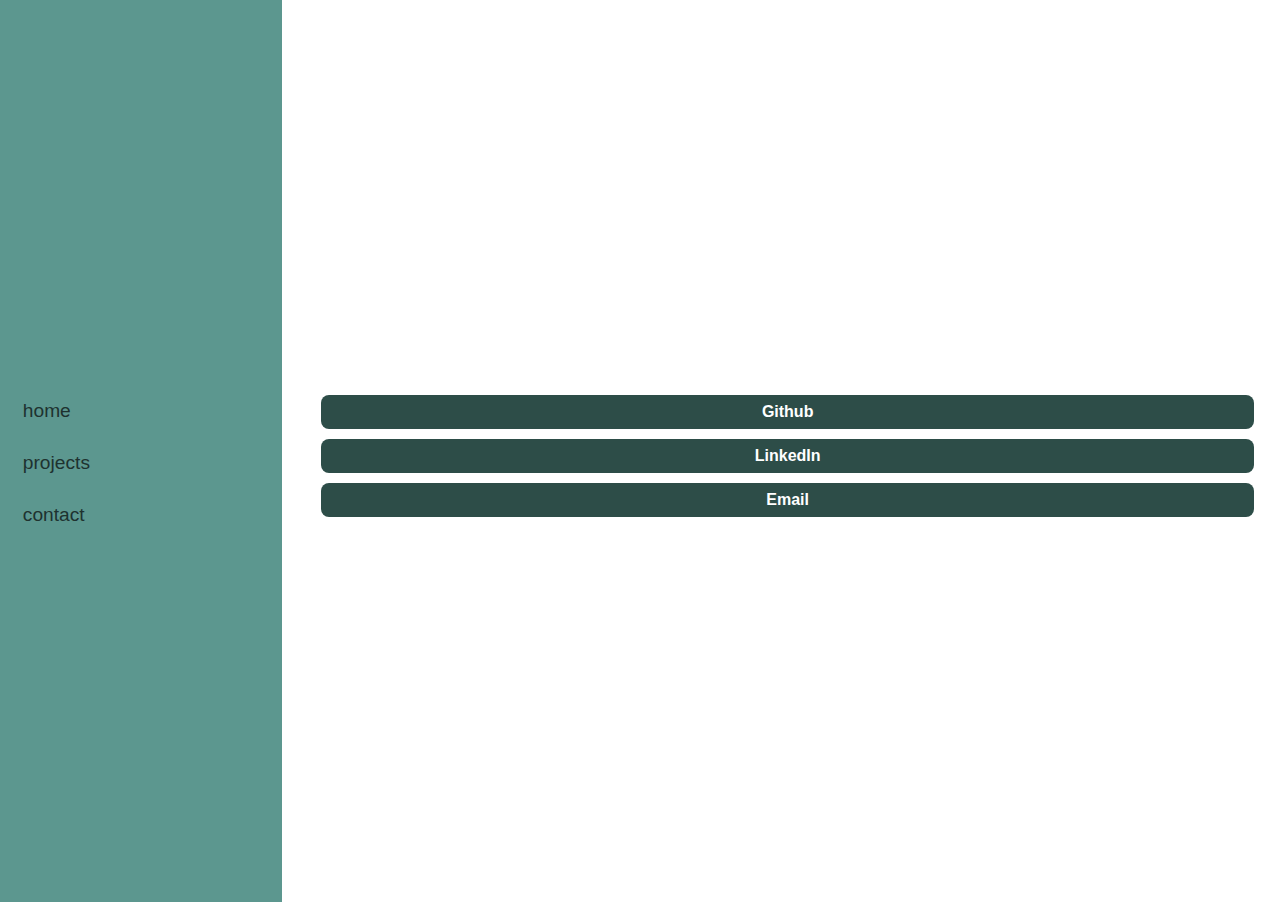
<file: contact.html>
<!DOCTYPE html>
<html lang="en">
<head>
  <meta charset="UTF-8">
  <meta name="viewport" content="width=device-width, initial-scale=1.0">
  <title>Sidebar Website</title>
  <!-- Link CSS file -->
  <link rel="stylesheet" href="style.css">
</head>
<body>
    <div class="sidebar">
    <a href="index.html">home</a>
    <a href="projects.html">projects</a>
    <a href="contact.html">contact</a>
  </div>
  <div class="content">

   <a href="https://github.com/Gesletten" target="_blank">Github</a>
   <a href="https://www.linkedin.com/in/gsletten/" target="_blank">LinkedIn</a>
   <a href="mailto:graces8@illinois.edu" target="_blank">Email</a>
   
  </div>

</body>
</file>
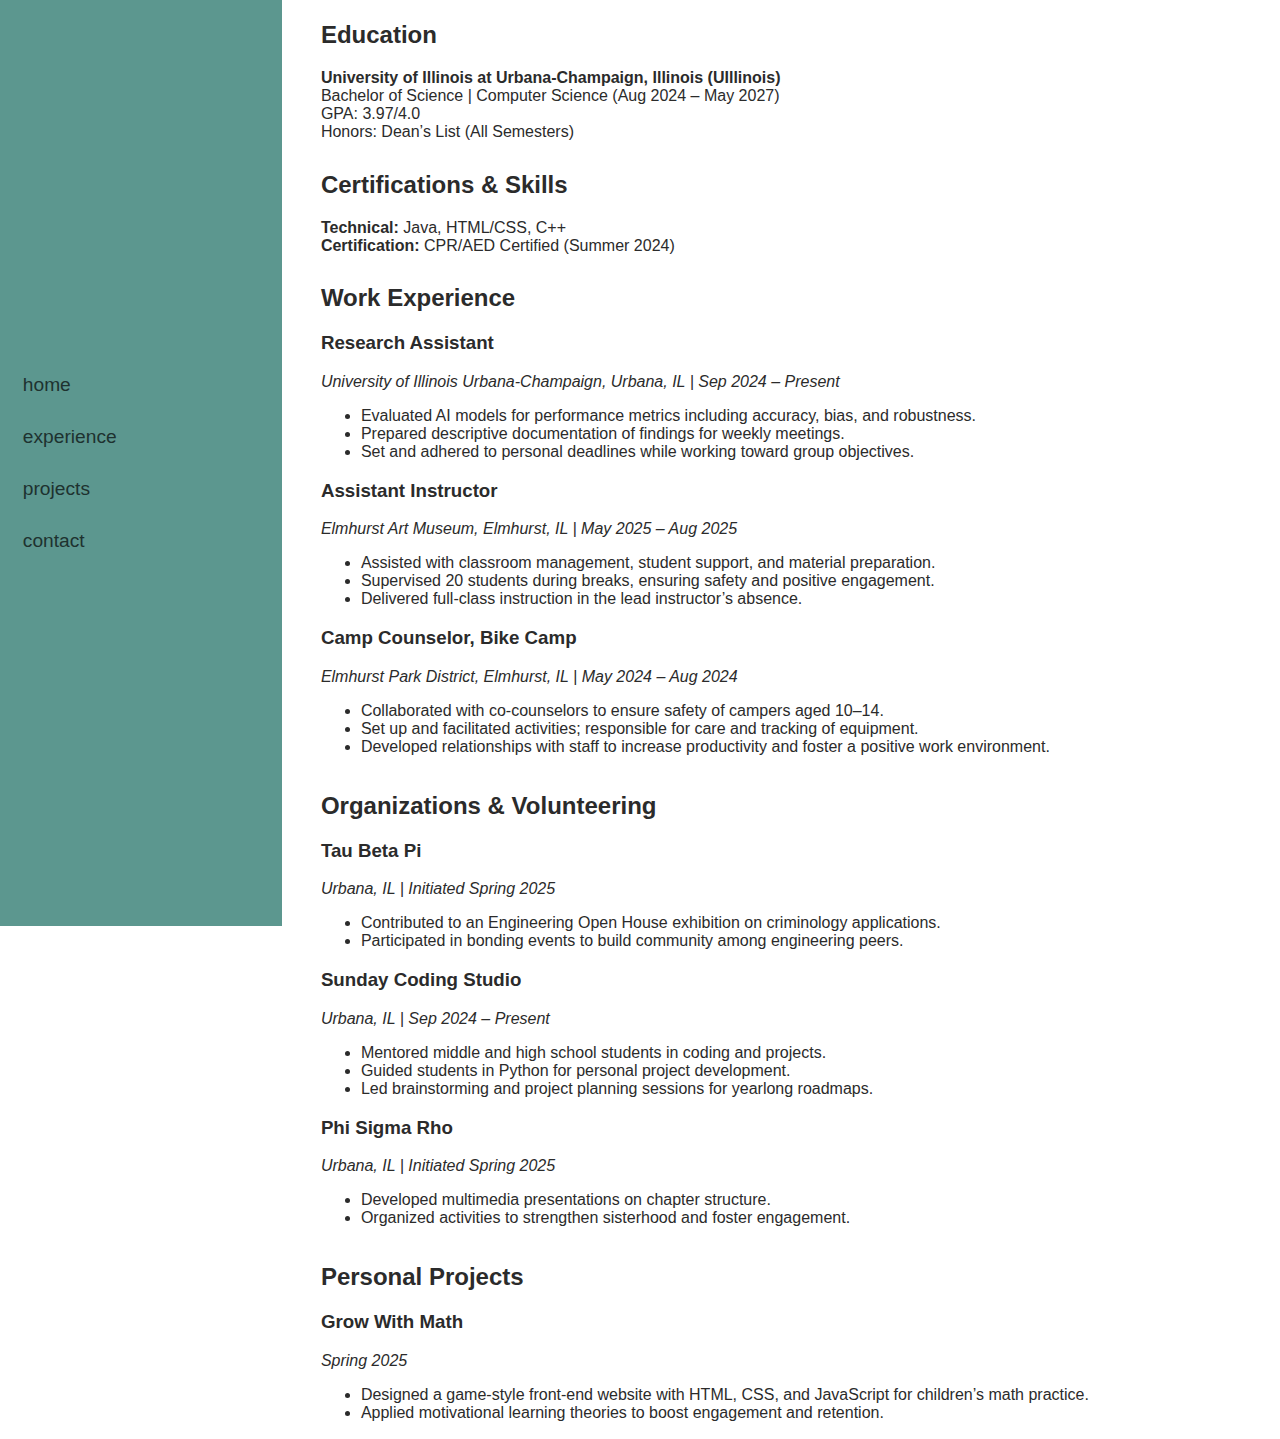
<file: experience.html>
<!DOCTYPE html>
<html lang="en">
<head>
  <meta charset="UTF-8">
  <meta name="viewport" content="width=device-width, initial-scale=1.0">
  <title>Sidebar Website</title>
  <!-- Link CSS file -->
  <link rel="stylesheet" href="style.css">
</head>
<body>
    <div class="sidebar">
    <a href="index.html">home</a>
    <a href="experience.html">experience</a>
    <a href="projects.html">projects</a>
    <a href="contact.html">contact</a>
  </div>
  <div class="content_e">
  <section>
      <h2>Education</h2>
      <p><strong>University of Illinois at Urbana-Champaign, Illinois (UIllinois)</strong><br>
      Bachelor of Science | Computer Science (Aug 2024 – May 2027)<br>
      GPA: 3.97/4.0<br>
      Honors: Dean’s List (All Semesters)</p>
    </section>

    <!-- Certifications and Skills -->
    <section>
      <h2>Certifications & Skills</h2>
      <p><strong>Technical:</strong> Java, HTML/CSS, C++<br>
      <strong>Certification:</strong> CPR/AED Certified (Summer 2024)</p>
    </section>

    <!-- Work Experience -->
    <section>
      <h2>Work Experience</h2>

      <div class="job">
        <h3>Research Assistant</h3>
        <p><em>University of Illinois Urbana-Champaign, Urbana, IL | Sep 2024 – Present</em></p>
        <ul>
          <li>Evaluated AI models for performance metrics including accuracy, bias, and robustness.</li>
          <li>Prepared descriptive documentation of findings for weekly meetings.</li>
          <li>Set and adhered to personal deadlines while working toward group objectives.</li>
        </ul>
      </div>

      <div class="job">
        <h3>Assistant Instructor</h3>
        <p><em>Elmhurst Art Museum, Elmhurst, IL | May 2025 – Aug 2025</em></p>
        <ul>
          <li>Assisted with classroom management, student support, and material preparation.</li>
          <li>Supervised 20 students during breaks, ensuring safety and positive engagement.</li>
          <li>Delivered full-class instruction in the lead instructor’s absence.</li>
        </ul>
      </div>

      <div class="job">
        <h3>Camp Counselor, Bike Camp</h3>
        <p><em>Elmhurst Park District, Elmhurst, IL | May 2024 – Aug 2024</em></p>
        <ul>
          <li>Collaborated with co-counselors to ensure safety of campers aged 10–14.</li>
          <li>Set up and facilitated activities; responsible for care and tracking of equipment.</li>
          <li>Developed relationships with staff to increase productivity and foster a positive work environment.</li>
        </ul>
      </div>
    </section>

    <!-- Organizations & Volunteering -->
    <section>
      <h2>Organizations & Volunteering</h2>

      <div class="org">
        <h3>Tau Beta Pi</h3>
        <p><em>Urbana, IL | Initiated Spring 2025</em></p>
        <ul>
          <li>Contributed to an Engineering Open House exhibition on criminology applications.</li>
          <li>Participated in bonding events to build community among engineering peers.</li>
        </ul>
      </div>

      <div class="org">
        <h3>Sunday Coding Studio</h3>
        <p><em>Urbana, IL | Sep 2024 – Present</em></p>
        <ul>
          <li>Mentored middle and high school students in coding and projects.</li>
          <li>Guided students in Python for personal project development.</li>
          <li>Led brainstorming and project planning sessions for yearlong roadmaps.</li>
        </ul>
      </div>

      <div class="org">
        <h3>Phi Sigma Rho</h3>
        <p><em>Urbana, IL | Initiated Spring 2025</em></p>
        <ul>
          <li>Developed multimedia presentations on chapter structure.</li>
          <li>Organized activities to strengthen sisterhood and foster engagement.</li>
        </ul>
      </div>
    </section>

    <!-- Personal Projects -->
    <section>
      <h2>Personal Projects</h2>
      <div class="project">
        <h3>Grow With Math</h3>
        <p><em>Spring 2025</em></p>
        <ul>
          <li>Designed a game-style front-end website with HTML, CSS, and JavaScript for children’s math practice.</li>
          <li>Applied motivational learning theories to boost engagement and retention.</li>
        </ul>
      </div>
    </section>
  </div>
  </div>
</body>
</html>
</file>
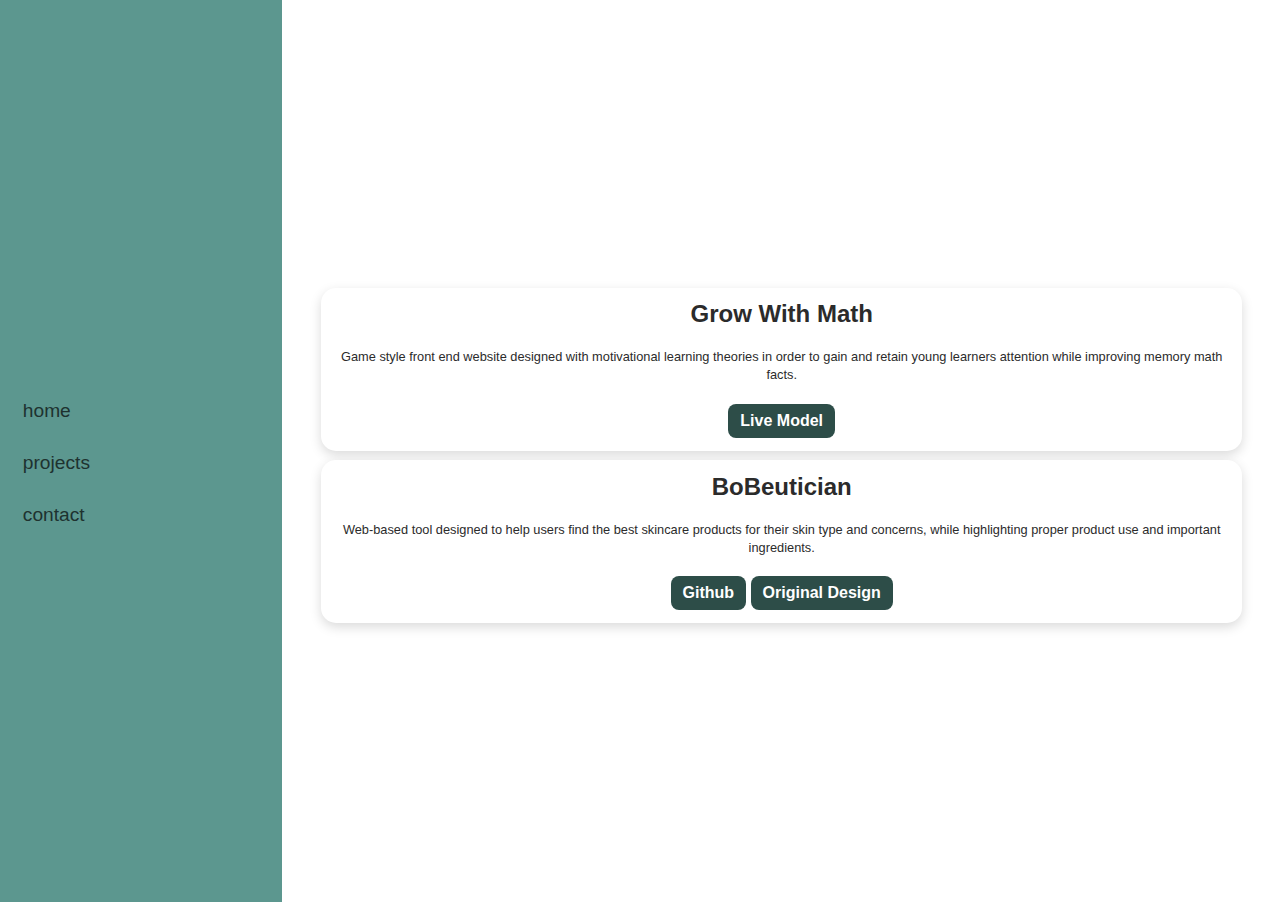
<file: projects.html>
<!DOCTYPE html>
<html lang="en">
<head>
  <meta charset="UTF-8">
  <meta name="viewport" content="width=device-width, initial-scale=1.0">
  <title>Projects</title>
  <link rel="stylesheet" href="style.css">
</head>
<body>
  <div class="sidebar">
    <a href="index.html">home</a>
    <a href="projects.html">projects</a>
    <a href="contact.html">contact</a>
  </div>

  <div class="content">

    <div class="project-card">
      <h2>Grow With Math</h2>
      <p>Game style front end website designed with motivational learning theories in order to gain and retain young learners attention while improving memory math facts. </p>
      <a href="./grow_with_math/main.html" target="_blank">Live Model</a>
    </div>
    <div class="project-card">
      <h2>BoBeutician</h2>
      <p>Web-based tool designed to help users find the best skincare products for their skin type and concerns, while highlighting proper product use and important ingredients. </p>
      <a href="https://github.com/Gesletten/bobeutician" target="_blank">Github</a>
      <a href="https://www.figma.com/design/sUDfuyxlwGt882lolQIlll/BoBeutician?node-id=0-1&p=f&t=dQJDRDb4Sm3DOCFa-0" target="_blank">Original Design</a>
    </div>
  </div>
</body>
</html>
</file>
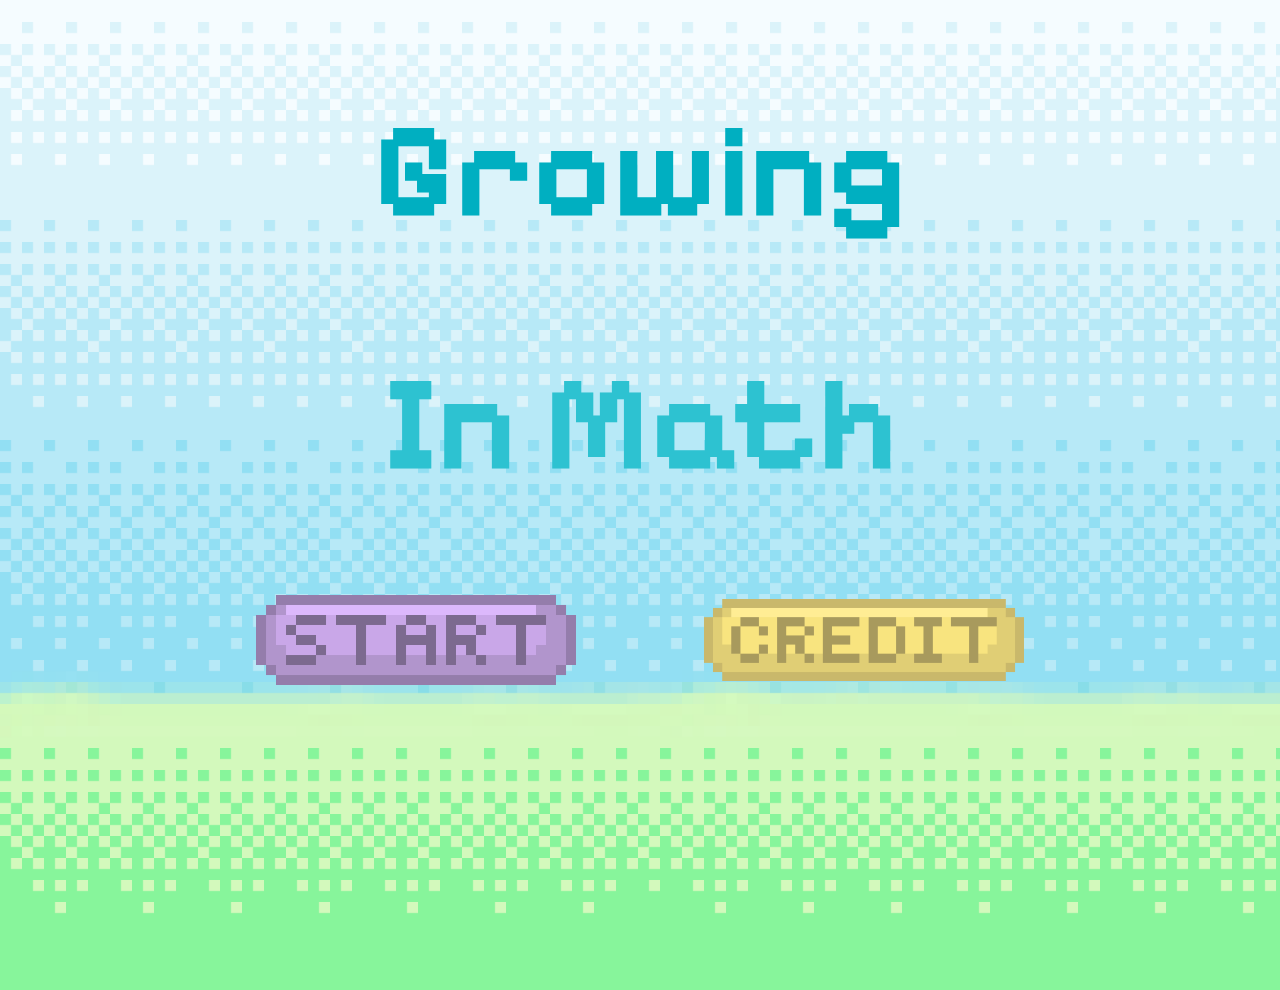
<file: grow_with_math/main.html>
<!DOCTYPE html>
<html lang="en">
<head>
    <meta charset="UTF-8">
    <meta name="viewport" content="width=device-width, initial-scale=1.0">
    <title>Your Page Title</title>
    <link rel="stylesheet" href="main-styles.css">
</head>
<body>
    <div class = main>
        <h1 id="grow">Growing</h1>
        <h1 id="with-math">In Math</h1>

        <div class="button-container">
            <button class="image-button" id="start_button">
                <img src=".\images\button\start_button.png" alt="start_button" onclick="window.location.href='start.html'">
            </button>
            <button class="image-button" id="credit_button">
                <img src=".\images\button\credit_button.png" alt="credit_button">
            </button>
        </div>
    </div>

</body>
</html>
</file>
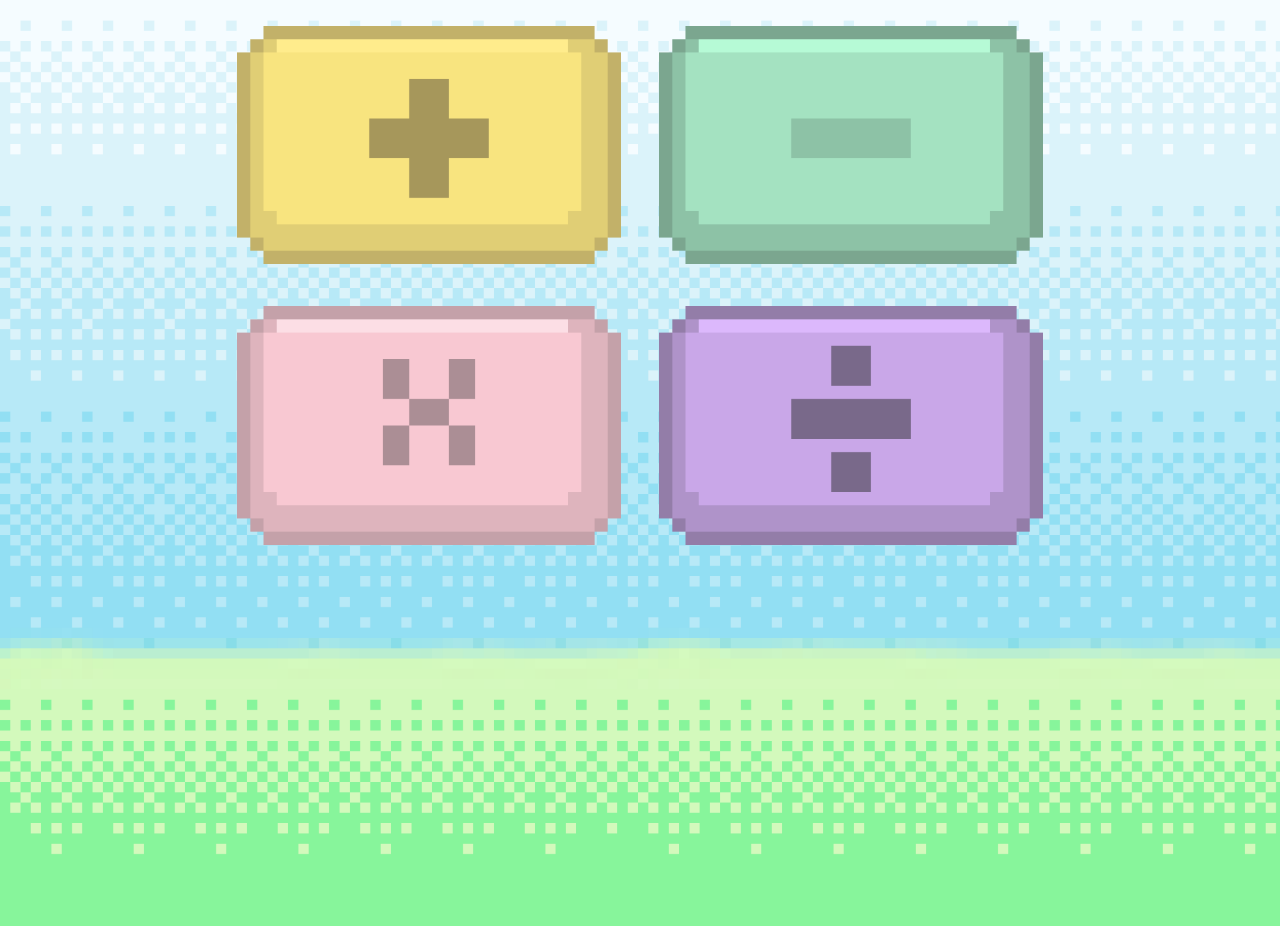
<file: grow_with_math/start.html>
<!DOCTYPE html>
<html lang="en">
<head>
    <meta charset="UTF-8">
    <meta name="viewport" content="width=device-width, initial-scale=1.0">
    <title>Your Page Title</title>
    <link rel="stylesheet" href="start-styles.css">
</head>
<body>
    <div class="grid-container">
        <a href=".\math_\addition.html" class="grid-item">
            <img src=".\images\button\addition_button.png"  alt="addition-button">
        </a>
        <a href=".\math_\subtraction.html" class="grid-item">
            <img src=".\images\button\subtraction_button.png" alt="subtraction-button">
        </a>
        <a href=".\math_\multiplication.html" class="grid-item">
            <img src=".\images\button\multiplication_button.png" alt="multiplication-button">
        </a>
        <a href=".\math_\division.html" class="grid-item">
            <img src=".\images\button\division_button.png" alt="division-button">
        </a>
    </div>

</body>
</html>
</file>
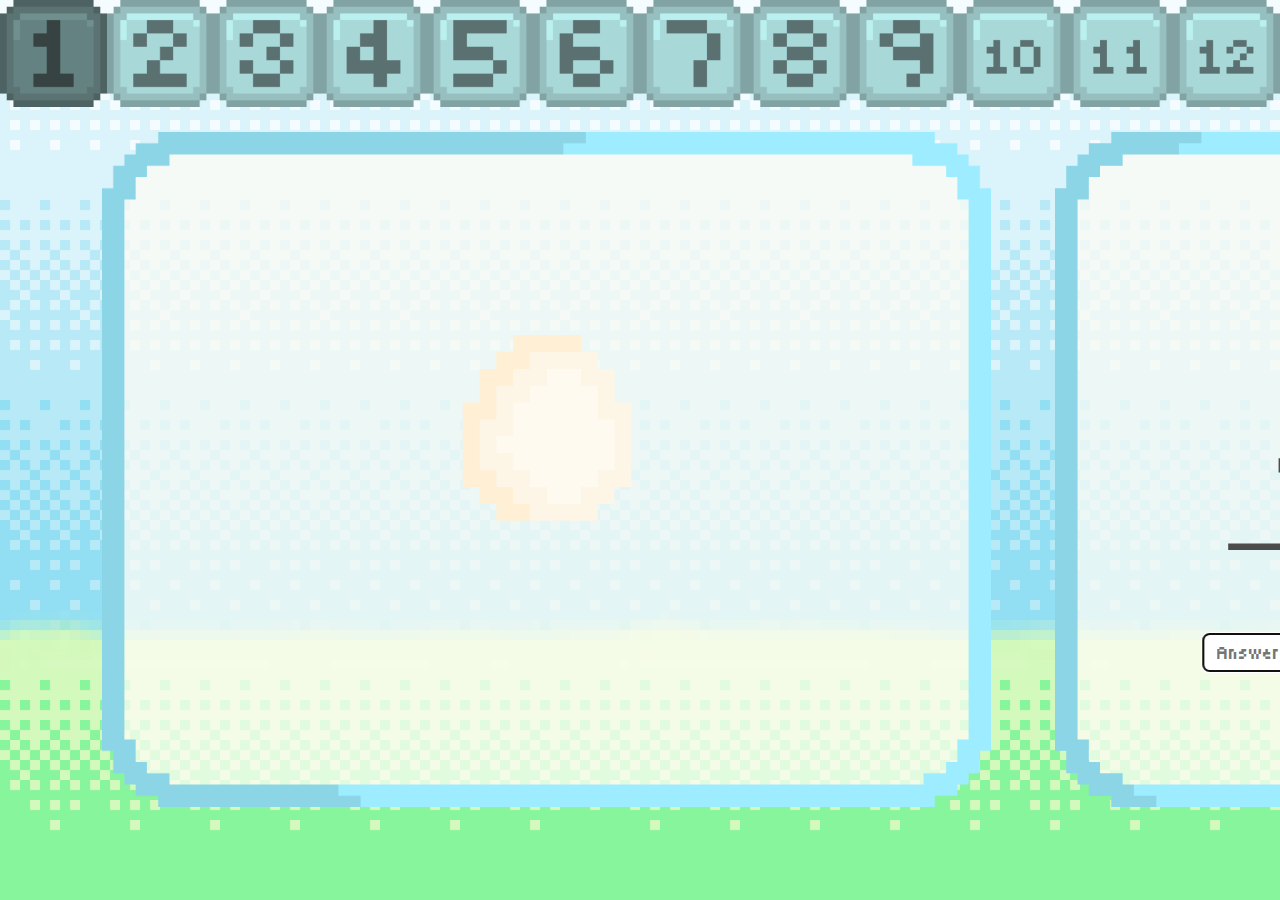
<file: grow_with_math/math_/addition.html>
<!DOCTYPE html>
<html lang="en">
<head>
    <meta charset="UTF-8">
    <meta name="viewport" content="width=device-width, initial-scale=1.0">
    <title>Your Page Title</title>
    <link rel="stylesheet" href="math-styles.css">
</head>

<body>
    <div class="image-container">
        <img src="../images/numbers/one_up_button.png" class="toggle-image darken" alt="Button One" data-id="1">
        <img src="../images/numbers/two_up_button.png" class="toggle-image" alt="Button Two" data-id="2">
        <img src="../images/numbers/three_up_button.png" class="toggle-image" alt="Button Three" data-id="3">
        <img src="../images/numbers/four_up_button.png" class="toggle-image" alt="Button Four" data-id="4">
        <img src="../images/numbers/five_up_button.png" class="toggle-image" alt="Button Five" data-id="5">
        <img src="../images/numbers/six_up_button.png" class="toggle-image" alt="Button Six" data-id="6">
        <img src="../images/numbers/seven_up_button.png" class="toggle-image" alt="Button Seven" data-id="7">
        <img src="../images/numbers/eight_up_button.png" class="toggle-image" alt="Button Eight" data-id="8">
        <img src="../images/numbers/nine_up_button.png" class="toggle-image" alt="Button Nine" data-id="9">
        <img src="../images/numbers/ten_up_button.png" class="toggle-image" alt="Button Ten" data-id="10">
        <img src="../images/numbers/eleven_up_button.png" class="toggle-image" alt="Button Eleven" data-id="11">
        <img src="../images/numbers/twelve_up_button.png" class="toggle-image" alt="Button Twelve" data-id="12">
    </div>
    <div class="borders">
        <div class="frame_background">
            <img src="../images/frames/big_frame.png" class="frame-image" alt="big_frame">
            <div id="evolution-stage">
                <img id="evolution-img" src="../images/sprites/base.gif" alt="evolution stage">
            </div>
        </div>
        <div class="frame_background">
            <img src="../images/frames/small_frame.png" class="frame-image" alt="small_frame">
            <div id="math-problem" class="math-text"></div>
            <input id="answer-box" type="number" placeholder="Answer" autocomplete="off" />
            <div id="feedback"></div>
        </div>
    </div>

    <ul id="clicked-list">
        <!-- List of clicked images will appear here -->
    </ul>
    <div id="scoreboard">
        <span id="score">Score: 0</span>
    </div>
    
    <script src="./addition-script.js"></script>
</body>
</html>
</file>
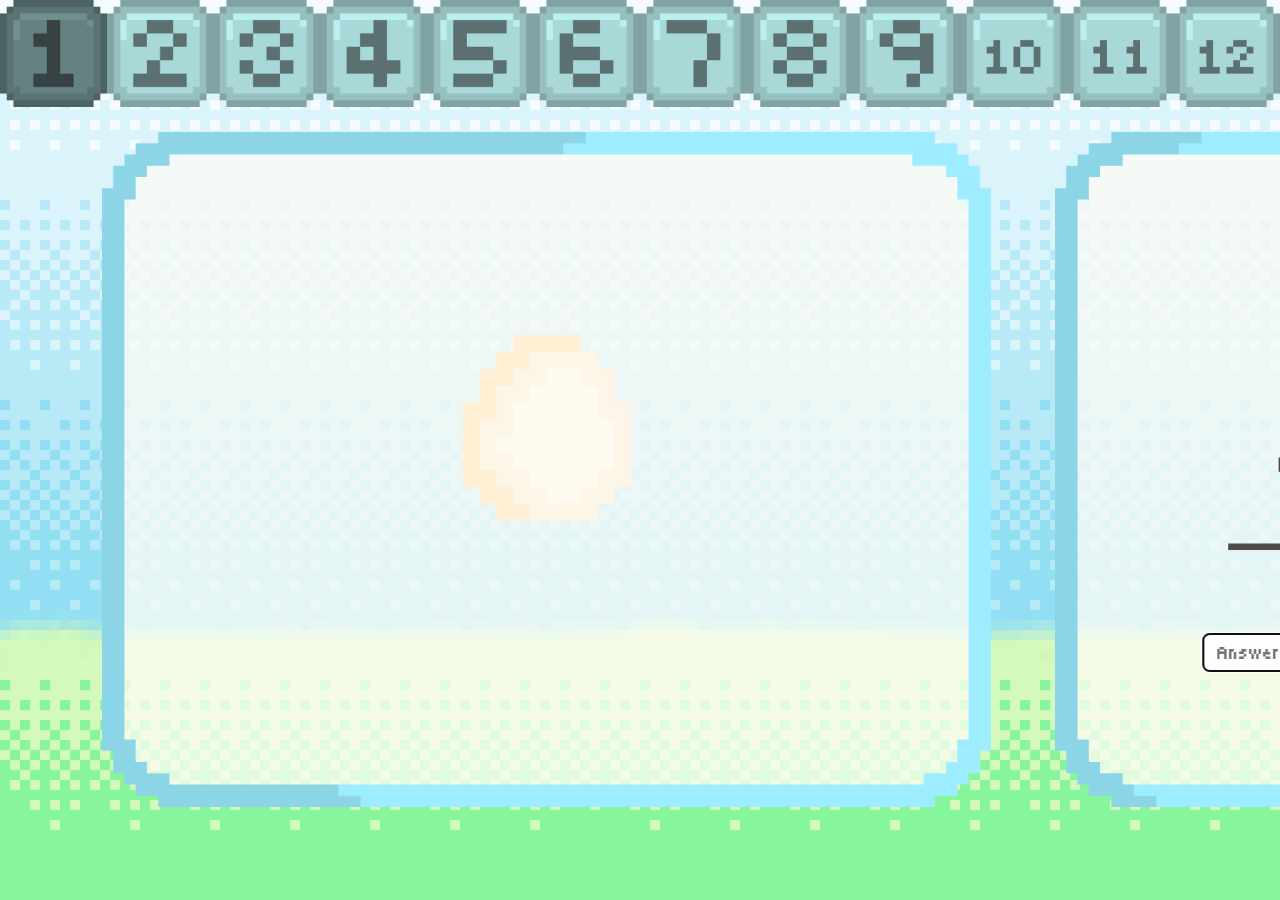
<file: grow_with_math/math_/division.html>
<!DOCTYPE html>
<html lang="en">
<head>
    <meta charset="UTF-8">
    <meta name="viewport" content="width=device-width, initial-scale=1.0">
    <title>Your Page Title</title>
    <link rel="stylesheet" href="math-styles.css">
</head>

<body>
    <div class="image-container">
        <img src="../images/numbers/one_up_button.png" class="toggle-image darken" alt="Button One" data-id="1">
        <img src="../images/numbers/two_up_button.png" class="toggle-image" alt="Button Two" data-id="2">
        <img src="../images/numbers/three_up_button.png" class="toggle-image" alt="Button Three" data-id="3">
        <img src="../images/numbers/four_up_button.png" class="toggle-image" alt="Button Four" data-id="4">
        <img src="../images/numbers/five_up_button.png" class="toggle-image" alt="Button Five" data-id="5">
        <img src="../images/numbers/six_up_button.png" class="toggle-image" alt="Button Six" data-id="6">
        <img src="../images/numbers/seven_up_button.png" class="toggle-image" alt="Button Seven" data-id="7">
        <img src="../images/numbers/eight_up_button.png" class="toggle-image" alt="Button Eight" data-id="8">
        <img src="../images/numbers/nine_up_button.png" class="toggle-image" alt="Button Nine" data-id="9">
        <img src="../images/numbers/ten_up_button.png" class="toggle-image" alt="Button Ten" data-id="10">
        <img src="../images/numbers/eleven_up_button.png" class="toggle-image" alt="Button Eleven" data-id="11">
        <img src="../images/numbers/twelve_up_button.png" class="toggle-image" alt="Button Twelve" data-id="12">
    </div>
    <div class="borders">
        <div class="frame_background">
            <img src="../images/frames/big_frame.png" class="frame-image" alt="big_frame">
            <div id="evolution-stage">
                <img id="evolution-img" src="../images/sprites/base.gif" alt="evolution stage">
            </div>
        </div>
        <div class="frame_background">
            <img src="../images/frames/small_frame.png" class="frame-image" alt="small_frame">
            <div id="math-problem" class="math-text"></div>
            <input id="answer-box" type="number" placeholder="Answer" autocomplete="off" />
            <div id="feedback"></div>
        </div>
    </div>

    <ul id="clicked-list">
        <!-- List of clicked images will appear here -->
    </ul>
    <div id="scoreboard">
        <span id="score">Score: 0</span>
    </div>
    
    <script src="./division-script.js"></script>
</body>
</html>
</file>
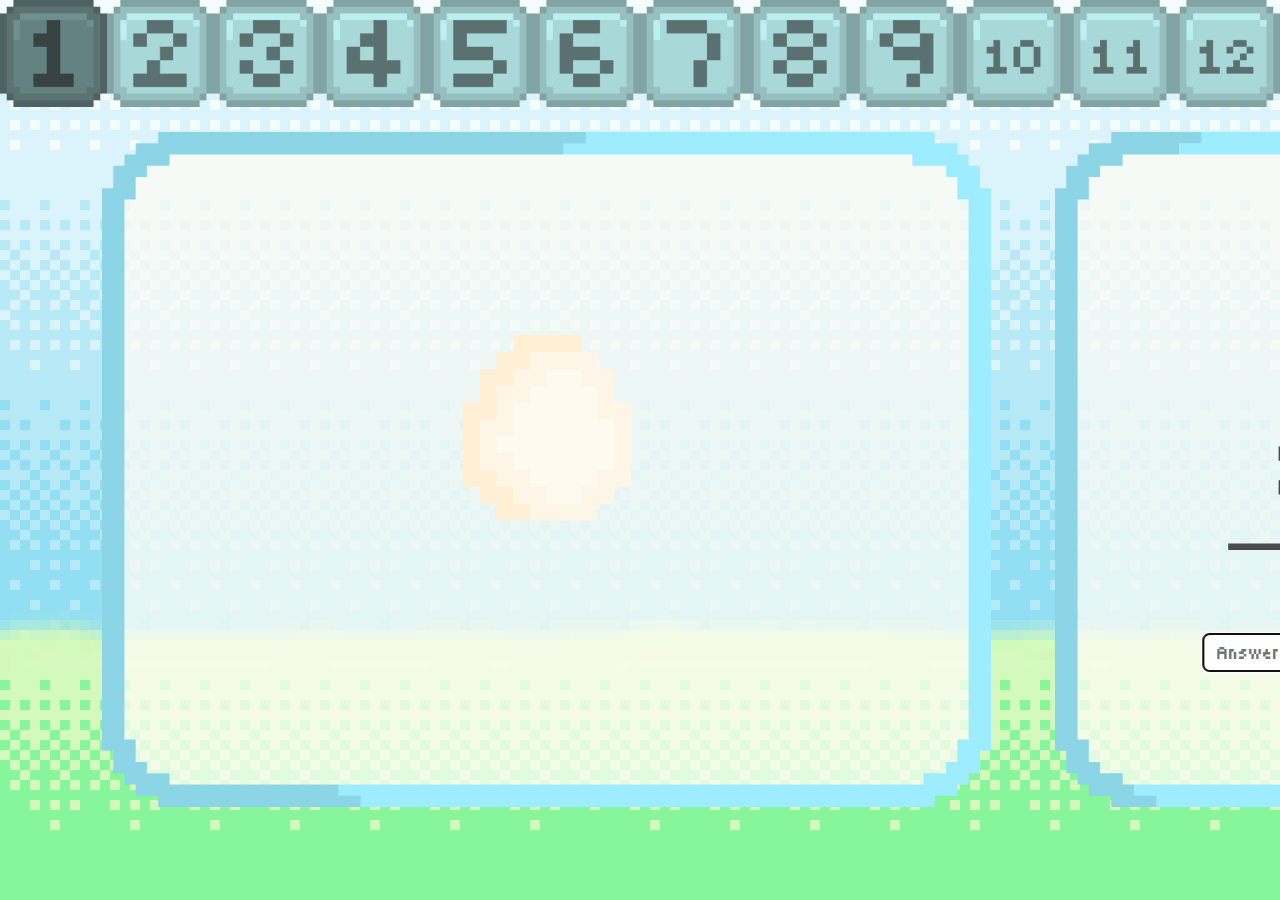
<file: grow_with_math/math_/multiplication.html>
<!DOCTYPE html>
<html lang="en">
<head>
    <meta charset="UTF-8">
    <meta name="viewport" content="width=device-width, initial-scale=1.0">
    <title>Your Page Title</title>
    <link rel="stylesheet" href="math-styles.css">
</head>

<body>
    <div class="image-container">
        <img src="../images/numbers/one_up_button.png" class="toggle-image darken" alt="Button One" data-id="1">
        <img src="../images/numbers/two_up_button.png" class="toggle-image" alt="Button Two" data-id="2">
        <img src="../images/numbers/three_up_button.png" class="toggle-image" alt="Button Three" data-id="3">
        <img src="../images/numbers/four_up_button.png" class="toggle-image" alt="Button Four" data-id="4">
        <img src="../images/numbers/five_up_button.png" class="toggle-image" alt="Button Five" data-id="5">
        <img src="../images/numbers/six_up_button.png" class="toggle-image" alt="Button Six" data-id="6">
        <img src="../images/numbers/seven_up_button.png" class="toggle-image" alt="Button Seven" data-id="7">
        <img src="../images/numbers/eight_up_button.png" class="toggle-image" alt="Button Eight" data-id="8">
        <img src="../images/numbers/nine_up_button.png" class="toggle-image" alt="Button Nine" data-id="9">
        <img src="../images/numbers/ten_up_button.png" class="toggle-image" alt="Button Ten" data-id="10">
        <img src="../images/numbers/eleven_up_button.png" class="toggle-image" alt="Button Eleven" data-id="11">
        <img src="../images/numbers/twelve_up_button.png" class="toggle-image" alt="Button Twelve" data-id="12">
    </div>
    <div class="borders">
        <div class="frame_background">
            <img src="../images/frames/big_frame.png" class="frame-image" alt="big_frame">
            <div id="evolution-stage">
                <img id="evolution-img" src="../images/sprites/base.gif" alt="evolution stage">
            </div>
        </div>
        <div class="frame_background">
            <img src="../images/frames/small_frame.png" class="frame-image" alt="small_frame">
            <div id="math-problem" class="math-text"></div>
            <input id="answer-box" type="number" placeholder="Answer" autocomplete="off" />
            <div id="feedback"></div>
        </div>
    </div>

    <ul id="clicked-list">
        <!-- List of clicked images will appear here -->
    </ul>
    <div id="scoreboard">
        <span id="score">Score: 0</span>
    </div>
    
    <script src="./multiplication-script.js"></script>
</body>
</html>
</file>
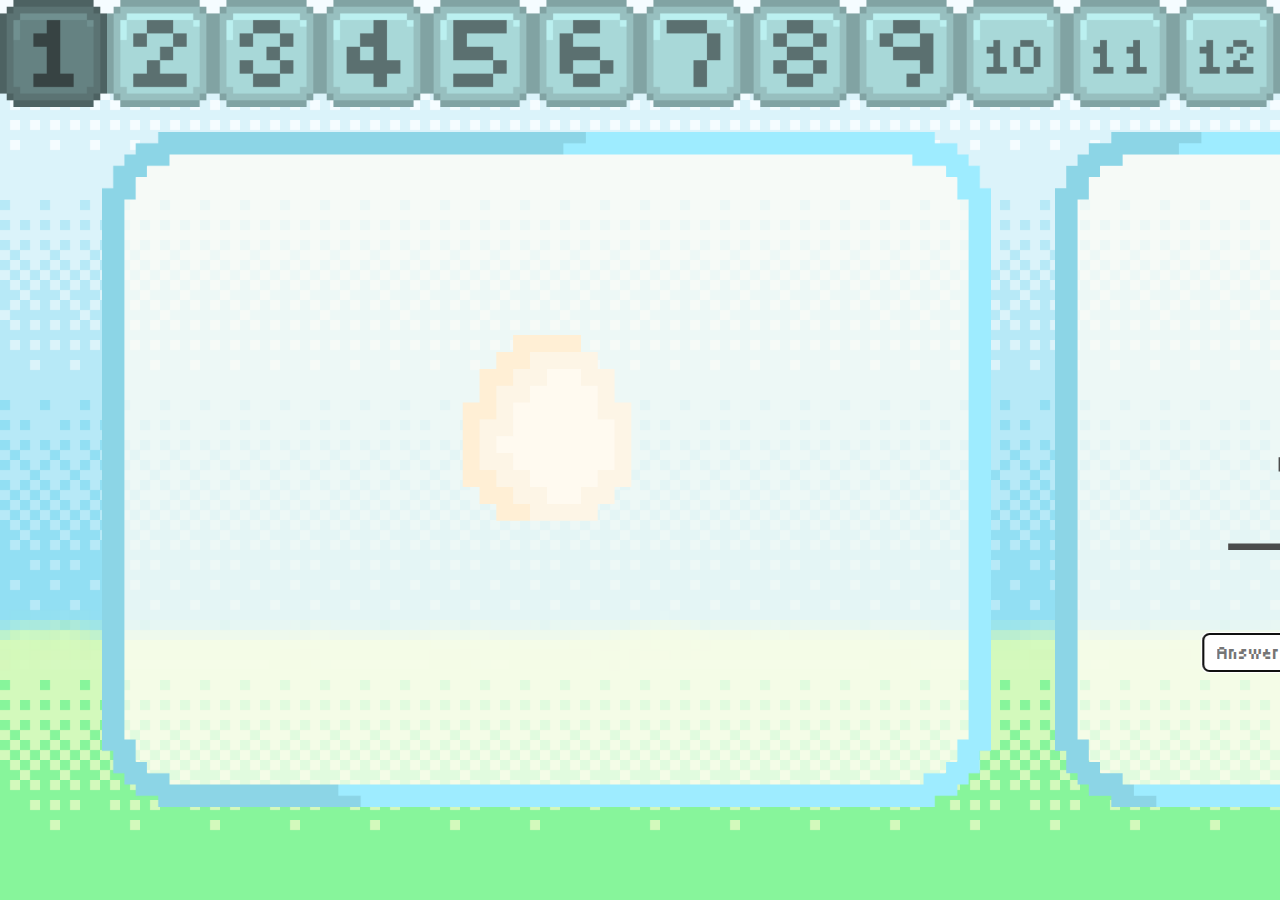
<file: grow_with_math/math_/subtraction.html>
<!DOCTYPE html>
<html lang="en">
<head>
    <meta charset="UTF-8">
    <meta name="viewport" content="width=device-width, initial-scale=1.0">
    <title>Your Page Title</title>
    <link rel="stylesheet" href="math-styles.css">
</head>

<body>
    <div class="image-container">
        <img src="../images/numbers/one_up_button.png" class="toggle-image darken" alt="Button One" data-id="1">
        <img src="../images/numbers/two_up_button.png" class="toggle-image" alt="Button Two" data-id="2">
        <img src="../images/numbers/three_up_button.png" class="toggle-image" alt="Button Three" data-id="3">
        <img src="../images/numbers/four_up_button.png" class="toggle-image" alt="Button Four" data-id="4">
        <img src="../images/numbers/five_up_button.png" class="toggle-image" alt="Button Five" data-id="5">
        <img src="../images/numbers/six_up_button.png" class="toggle-image" alt="Button Six" data-id="6">
        <img src="../images/numbers/seven_up_button.png" class="toggle-image" alt="Button Seven" data-id="7">
        <img src="../images/numbers/eight_up_button.png" class="toggle-image" alt="Button Eight" data-id="8">
        <img src="../images/numbers/nine_up_button.png" class="toggle-image" alt="Button Nine" data-id="9">
        <img src="../images/numbers/ten_up_button.png" class="toggle-image" alt="Button Ten" data-id="10">
        <img src="../images/numbers/eleven_up_button.png" class="toggle-image" alt="Button Eleven" data-id="11">
        <img src="../images/numbers/twelve_up_button.png" class="toggle-image" alt="Button Twelve" data-id="12">
    </div>
    <div class="borders">
        <div class="frame_background">
            <img src="../images/frames/big_frame.png" class="frame-image" alt="big_frame">
            <div id="evolution-stage">
                <img id="evolution-img" src="../images/sprites/base.gif" alt="evolution stage">
            </div>
        </div>
        <div class="frame_background">
            <img src="../images/frames/small_frame.png" class="frame-image" alt="small_frame">
            <div id="math-problem" class="math-text"></div>
            <input id="answer-box" type="number" placeholder="Answer" autocomplete="off" />
            <div id="feedback"></div>
        </div>
    </div>

    <ul id="clicked-list">
        <!-- List of clicked images will appear here -->
    </ul>
    <div id="scoreboard">
        <span id="score">Score: 0</span>
    </div>
    
    <script src="./subtraction-script.js"></script>
</body>
</html>
</file>
<file: style.css>
body {
  margin: 0;
  font-family: Verdana, Geneva, sans-serif;
  background-color: #ffffff;
  display: flex;
}

/* Sidebar styles */
.sidebar {
  /* full height and 1/5 width */
  height: 100vh; 
  width: 20vw; 
  top: 0;
  left: 0;
  
  /* green sidebar */
  background-color: #5c978f;

  /* text size */
  font-size: 1.5vw;
  
  /* center vertically */
  display: flex;
  flex-direction: column;
  justify-content: center;
  
  /* bit of padding around */
  padding: 1vw;

  /* no scroll */
  position: fixed;

}

.sidebar h2 {
  margin: 0 0 20px;
  font-size: 1.4rem;
  text-align: center;
}

.sidebar a {
  color: #1e322f;
  text-decoration: none;
  padding: 10px;
  margin: 5px 0;
  display: block;
  border-radius: 5px;  
}

.sidebar a:hover {
  /* highlight and bold on hover */
  background-color: #497a73;
  font-weight: 600;
}


/* Main content */
.content {
  color: #2b2b2b;
  margin-left: 25vw; /* Push content aside */
  padding: 0.1vh;
  flex: 1;
  text-align: center;
  display: flex;
  flex-direction: column;
  justify-content: center;
  height: 100vh;
  padding-right: 2vw;
  
}
.content h1,
.content p {
  margin-top: 2px;   /* smaller gap above */
  margin-bottom: 10px; /* smaller gap below */
}

.content h1 {
    font-size: 3vw;
}
.content p {
    font-size: 1vw;
}


.profile-pic {
  display: block;           /* make it behave like a block element */
  margin: 0 auto 20px;      /* center horizontally + add bottom spacing */
  width: 20vw;             /* set size */
  height:20vw;            /* keep it square */
  border-radius: 50%;       /* makes it round */
  object-fit: cover;        /* crop to fit nicely */
  
}

.content_e {
  color: #2b2b2b;
  margin-left: 25vw; /* Push content aside */
  padding: 0.1vh;
  flex: 1;
  display: flex;
  flex-direction: column;
  justify-content: center;
  
}
.content_e h1,
.content_e p {
  margin-top: 2px;   /* smaller gap above */
  margin-bottom: 10px; /* smaller gap below */
  
}


.project-card {
  background-color: #fff;
  border-radius: 15px;            /* rounded corners */
  margin-top: 1vh;
  padding: 1vw;
  
  box-shadow: 0 4px 12px rgba(0,0,0,0.15); /* drop shadow */
  max-width: 70vw;
}

.project-card h2 {
  margin-top: 0;
}

.project-card p {
  margin: 10px 0;
  line-height: 1.4;
}

.content a {
  display: inline-block;
  margin-top: 10px;
  color: white;
  background-color: #2d4d48;
  padding: 8px 12px;
  border-radius: 8px;
  text-decoration: none;
  font-weight: bold;
}

.project-card a:hover {
  background-color: #223936;
}

::selection {
  background: #3c5b57;
  color: #ffffff;
}
</file>
<file: grow_with_math/main-styles.css>
@import url('https://fonts.googleapis.com/css2?family=Pixelify+Sans&display=swap');

body {
    background-image: url('./images/background.png'); 
    background-size: cover; 
    background-repeat: no-repeat; 
    margin: 0; 
    font-family: 'Pixelify Sans', sans-serif; 
    height: 100vh
}

h1 {
    font-size: 15vh;
    text-align: center;
}

#grow {
    color:#00afc1;
}

#with-math {
    color:#2dc2d1;
}

.main {
    padding-top: 0vh;
}

.button-container {
    display: flex; 
    gap: 10vw; 
    padding-left: 20vw;
}

.image-button {
    border: none; 
    background: none; 
    padding: 0; 
    cursor: pointer; 
}

.image-button:hover {
    transform: scale(1.1);
}

.image-button img {
    width: 25vw; /* Adjust image size */
    height: auto; 
}

.image-button:active {
    filter: brightness(0.7);
}
</file>
<file: grow_with_math/start-styles.css>
@import url('https://fonts.googleapis.com/css2?family=Pixelify+Sans&display=swap');

* {
    margin: 0;
    padding: 0;
    box-sizing: border-box; 
}

body {
    background-image: url('./images/background.png'); 
    background-size: cover; 
    background-repeat: no-repeat; 
    margin: 0; 
    font-family: 'Pixelify Sans', sans-serif; 
    height: 100vh
}

.grid-container {
    display: grid;
    grid-template-columns: repeat(2, 0fr); 
    grid-gap: 3vw; 
    margin-left: 18.5vw; 
    margin-top: 2vw;
    margin-bottom: 0vh;
}

.grid-item {
    display: block; 
    
}

.grid-item img {
    width: 30vw; 
    height: auto; 
    cursor: pointer; 
    /*transition: transform 0.2s;*/ 
}

.grid-item img:hover {
    transform: scale(1.05); 
}

.grid-item img:active {
    filter: brightness(0.7);
}
</file>
<file: grow_with_math/math_/math-styles.css>
@import url('https://fonts.googleapis.com/css2?family=Tiny5&display=swap');

body {
    background-image: url('../images/background.png'); 
    background-size: cover; 
    background-repeat: no-repeat; 
    margin: 0; 
    font-family: 'Tiny5', monospace; 
    height: 100vh
}
#clicked-list,
#scoreboard {
  display: none;
}
.image-container {
    display: flex;
    gap: 0px;
}

.toggle-image {
    width: 8.333vw;
    height: auto;
}

.toggle-image.darken {
    filter: brightness(60%);
}

.borders{
    gap: 5vw;
    padding-top: 2vw;
    padding-left: 8vw;

    display:flex;
}

.frame-image {
    height: 75vh;
    object-fit: cover;
    width: auto;
}

.frame_background {
    background-color: #fffcf6bf;
    border-radius: 15vh;
    position: relative;
    display: flex;
    justify-content: center; 
    align-items: center; 
}

#evolution-stage {
    position: absolute;
    display: flex;
    justify-content: center;
    align-items: center;
    width: 100%;
    height: 100%;
  }
  
  #evolution-img {
    max-width: 80%;  
    max-height: 80%;  
    object-fit: contain;
  }

.math-text {
    position: absolute;
    top: 50%;
    left: 50%;
    transform: translate(-50%, -50%);
    font-size: 7vw;
    font-weight: bold;
    text-align: center;
    color: #4c4c4c;
    font-weight: bold;
    line-height: 1.2;
    padding-bottom: 3vh;
}

.equation .top,
.equation .bottom,
.equation .line {
  display: block;
  margin: 0;
  padding: 0;
  line-height: 1.1;
}

.equation .line {
    margin-top: -0.2em; /* pulls the line closer to the bottom row */
}


#answer-box {
    position: absolute;
    bottom: 20%;
    left: 50%;
    transform: translateX(-50%);
    font-size: 1.5vw;
    padding: 0.5vw 1vw;
    border-radius: 0.5vw;
    border: 2px solid #333;
    font-family: 'Tiny5', monospace; 
}

#feedback {
    position: absolute;
    bottom: 10%;
    left: 50%;
    transform: translateX(-50%);
    font-weight: bold;
    font-family: 'Tiny5', monospace; 
  }
#feedback.correct {
    font-size: 2vw;
    color: green;
}

#feedback.incorrect {
    font-size: 1.5vw;
    color: red;
  }
</file>
